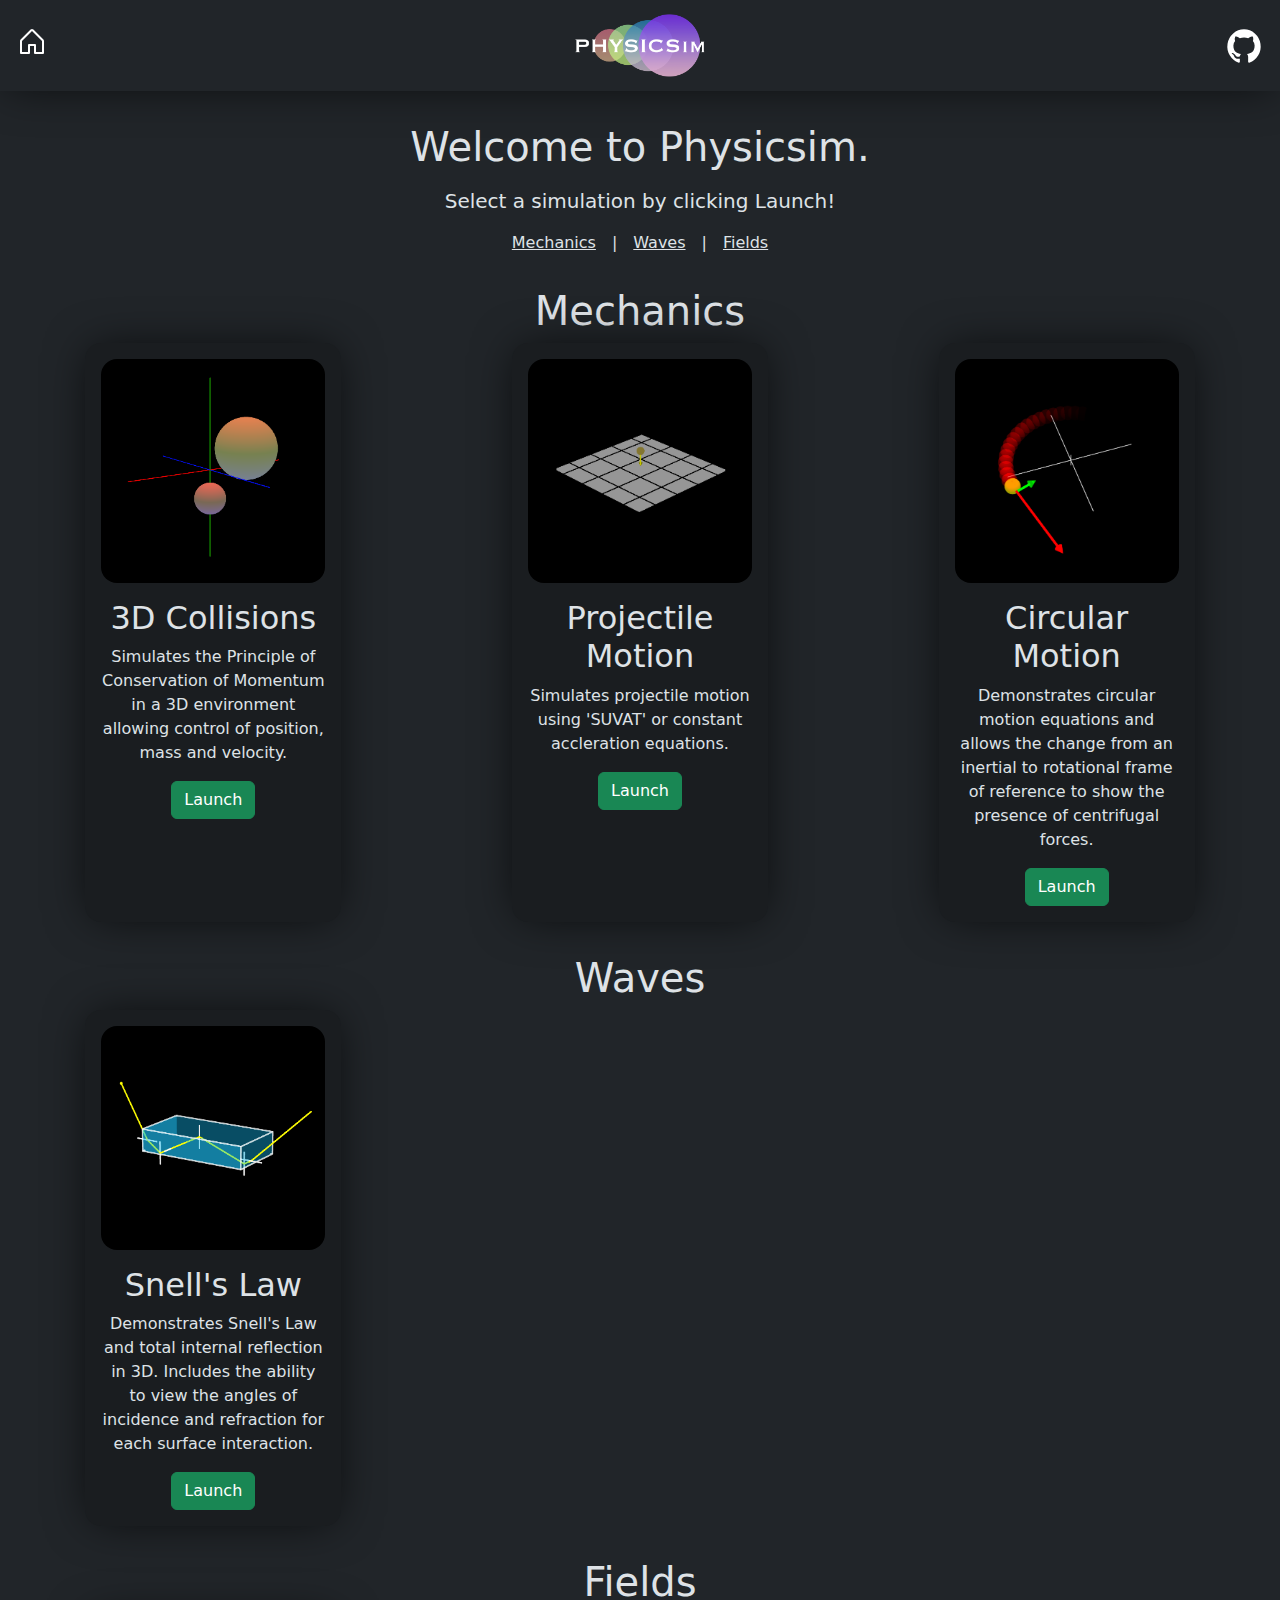
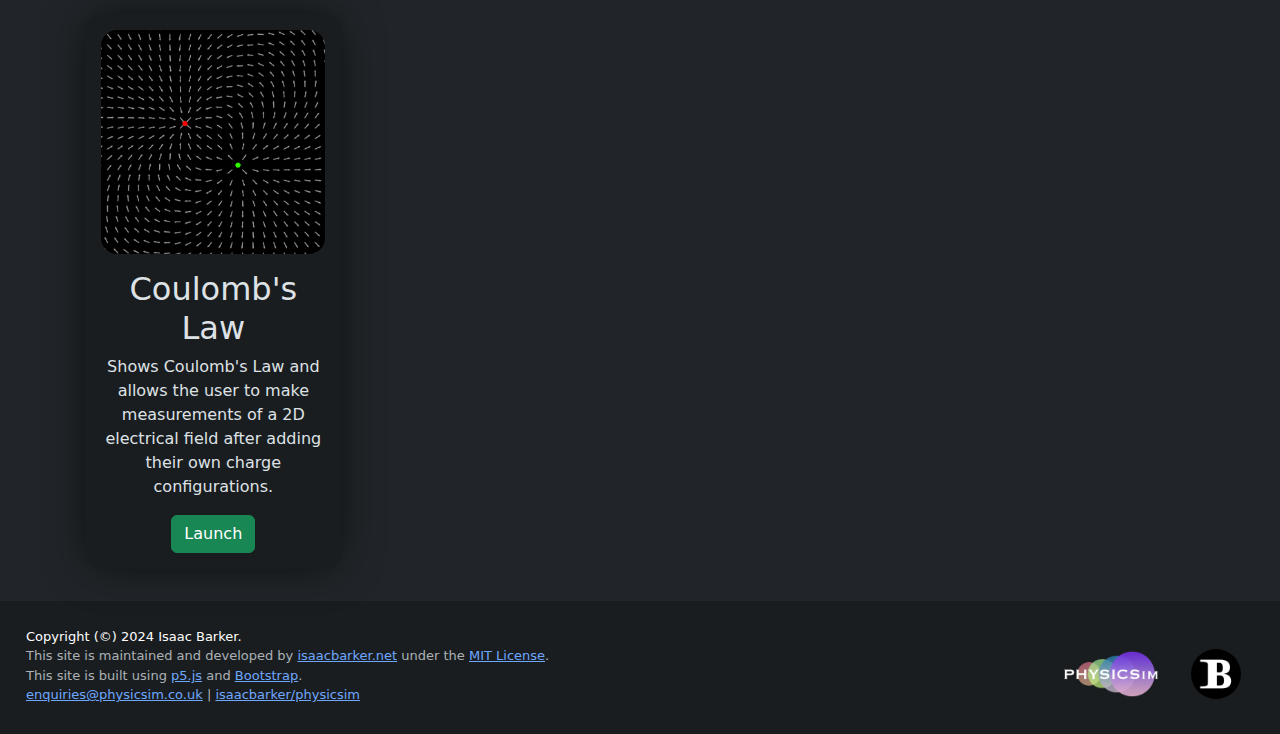
<file: index.html>
<!DOCTYPE html>
<html lang="en" data-bs-theme="dark">
  <head>
    <meta name="viewport" content="width=device-width, initial-scale=1" />
    <meta
        name="description"
        content="3D Physicics simulations made using p5js. Simulate collisions, Snell's Law and projectile motion using SUVAT equations. Simulations in some cases also include downloadable data which can be manipulated further in spreadsheet software."
    />
    <link href="https://cdn.jsdelivr.net/npm/bootstrap@5.3.3/dist/css/bootstrap.min.css" rel="stylesheet" integrity="sha384-QWTKZyjpPEjISv5WaRU9OFeRpok6YctnYmDr5pNlyT2bRjXh0JMhjY6hW+ALEwIH" crossorigin="anonymous">
    <link rel="stylesheet" type="text/css" href="../style.css">
    <meta charset="utf-8" />
    <link rel="icon" href="../imgs/favicon.ico">
    <title>Physicsim</title>
  </head>
  <body>
    <div class="ps-header__wrapper">
        <a href="/">
            <img class="ps-header__img" src="../imgs/dark-transparent.png">
        </a>
        <a href="https://github.com/isaacbarker/physicsim" target="_blank" class="ps-header__git">
            <svg class="w-6 h-6 text-gray-800 dark:text-white" aria-hidden="true" xmlns="http://www.w3.org/2000/svg" width="40px" height="40px" fill="#fff" viewBox="0 0 24 24">
                <path fill-rule="evenodd" d="M12.006 2a9.847 9.847 0 0 0-6.484 2.44 10.32 10.32 0 0 0-3.393 6.17 10.48 10.48 0 0 0 1.317 6.955 10.045 10.045 0 0 0 5.4 4.418c.504.095.683-.223.683-.494 0-.245-.01-1.052-.014-1.908-2.78.62-3.366-1.21-3.366-1.21a2.711 2.711 0 0 0-1.11-1.5c-.907-.637.07-.621.07-.621.317.044.62.163.885.346.266.183.487.426.647.71.135.253.318.476.538.655a2.079 2.079 0 0 0 2.37.196c.045-.52.27-1.006.635-1.37-2.219-.259-4.554-1.138-4.554-5.07a4.022 4.022 0 0 1 1.031-2.75 3.77 3.77 0 0 1 .096-2.713s.839-.275 2.749 1.05a9.26 9.26 0 0 1 5.004 0c1.906-1.325 2.74-1.05 2.74-1.05.37.858.406 1.828.101 2.713a4.017 4.017 0 0 1 1.029 2.75c0 3.939-2.339 4.805-4.564 5.058a2.471 2.471 0 0 1 .679 1.897c0 1.372-.012 2.477-.012 2.814 0 .272.18.592.687.492a10.05 10.05 0 0 0 5.388-4.421 10.473 10.473 0 0 0 1.313-6.948 10.32 10.32 0 0 0-3.39-6.165A9.847 9.847 0 0 0 12.007 2Z" clip-rule="evenodd"/>
            </svg>   
        </a>
        <a href="/" class="ps-header__home">
            <svg xmlns="http://www.w3.org/2000/svg" width="32" height="32" fill="#fff" viewBox="0 0 256 256"><path d="M219.31,108.68l-80-80a16,16,0,0,0-22.62,0l-80,80A15.87,15.87,0,0,0,32,120v96a8,8,0,0,0,8,8h64a8,8,0,0,0,8-8V160h32v56a8,8,0,0,0,8,8h64a8,8,0,0,0,8-8V120A15.87,15.87,0,0,0,219.31,108.68ZM208,208H160V152a8,8,0,0,0-8-8H104a8,8,0,0,0-8,8v56H48V120l80-80,80,80Z"></path></svg>
        </a>
    </div>
    <div class="welcome-msg">
        <h1 class="welcome-msg__title">Welcome to Physicsim.</h1>
        <h5 class="welcome-msg__description">
            Select a simulation by clicking Launch!
        </h5>
        <p class="welcome-msg-nav">
            <a class="welcome-msg-link" onclick="document.getElementById('mechanics').scrollIntoView()">Mechanics</a>|<a class="welcome-msg-link" onclick="document.getElementById('waves').scrollIntoView()">Waves</a>|<a class="welcome-msg-link" onclick="document.getElementById('fields').scrollIntoView()">Fields</a>
        </p>
    </div>
    <h1 class="grid-header" id="mechanics">Mechanics</h1>
    <div class="grid-container">
        <div class="grid-item-wrapper">
            <div class="grid-item">
                <img class="grid-item__img" src="imgs/collisions-screenshot.png" alt="3d collisions simulator">
                <h2 class="grid-item__title">3D Collisions</h2>
                <p class="grid-item__description">Simulates the Principle of Conservation of Momentum in a 3D environment allowing control of position, mass and velocity.</p>
                <a class="btn btn-success" href="/collisions/" role="button">Launch</a>
            </div>
        </div>
        <div class="grid-item-wrapper">
            <div class="grid-item">
                <img class="grid-item__img" src="imgs/projectiles-screenshot.png" alt="projectile motion simulator">
                <h2 class="grid-item__title">Projectile Motion</h2>
                <p class="grid-item__description">Simulates projectile motion using 'SUVAT' or constant accleration equations.</p>
                <a class="btn btn-success" href="/projectile-motion/" role="button">Launch</a>
            </div>
        </div>
        <div class="grid-item-wrapper">
            <div class="grid-item">
                <img class="grid-item__img" src="imgs/circular-motion-screenshot.png" alt="circular motion simulator">
                <h2 class="grid-item__title">Circular Motion</h2>
                <p class="grid-item__description">Demonstrates circular motion equations and allows the change from an inertial to rotational frame of reference to show the presence of centrifugal forces.</p>
                <a class="btn btn-success" href="/circular-motion/" role="button">Launch</a>
            </div>
        </div>
    </div>
    <h1 class="grid-header" id="waves">Waves</h1>
    <div class="grid-container">
        <div class="grid-item-wrapper">
            <div class="grid-item">
                <img class="grid-item__img" src="imgs/snellslaw-screenshot.png" alt="snell's law simulator">
                <h2 class="grid-item__title">Snell's Law</h2>
                <p class="grid-item__description">Demonstrates Snell's Law and total internal reflection in 3D. Includes the ability to view the angles of incidence and refraction for each surface interaction.</p>
                <a class="btn btn-success" href="/snells-law/" role="button">Launch</a>
            </div>
        </div>
    </div>
    <h1 class="grid-header" id="fields">Fields</h1>
    <div class="grid-container">
        <div class="grid-item-wrapper">
            <div class="grid-item">
                <img class="grid-item__img" src="imgs/electric-screenshot.png" alt="snell's law simulator">
                <h2 class="grid-item__title">Coulomb's Law</h2>
                <p class="grid-item__description">Shows Coulomb's Law and allows the user to make measurements of a 2D electrical field after adding their own charge configurations.</p>
                <a class="btn btn-success" href="/electric-fields/" role="button">Launch</a>
            </div>
        </div>
    </div>
    <div class="footer__wrapper">
        <div class="footer__container">
            <p class="footer__txt--emphasis">
                Copyright (&copy) 2024 Isaac Barker.
            </p>
            <p class="footer__txt--light">
                This site is maintained and developed by <a class="footer__link" target="_blank" href="https://www.isaacbarker.net">isaacbarker.net</a> under the <a class="footer__link" target="_blank" href="https://github.com/isaacbarker/physicsim/blob/main/LICENSE">MIT License</a>.
            <br>
                This site is built using <a href="https://p5js.org" target="_blank">p5.js</a> and <a href="https://getbootstrap.com/" target="_blank">Bootstrap</a>.
            <br>
                <a class="footer__link" href="mailto:enquiries@physicsim.co.uk">enquiries@physicsim.co.uk</a> | <a class="footer__link" target="_blank" href="https://github.com/isaacbarker/physicsim">isaacbarker/physicsim</a>
            </p>
        </div>   
        <div class="footer__container">
            <a href="/"><img class="footer__img--physicsim" src="imgs/dark-transparent.png"></a>
            <a href="https://www.isaacbarker.net" target="_"><img class="footer__img--ib-logo" src="imgs/ib-logo.png"></a>
        </div>
    </div>
    <script src="https://cdn.jsdelivr.net/npm/bootstrap@5.3.3/dist/js/bootstrap.bundle.min.js" integrity="sha384-YvpcrYf0tY3lHB60NNkmXc5s9fDVZLESaAA55NDzOxhy9GkcIdslK1eN7N6jIeHz" crossorigin="anonymous"></script>
  </body>
</html>
</file>
<file: style.css>
body, html {
    margin: 0;
    padding: 0;
    border: 0;
    overflow-x: hidden;
}

.dev-header__wrapper {
    width: 100vw;
    z-index: 100;
    padding: .5em;
    display: flex;
    justify-content: center;
    align-items: center;
    text-align: center;
    background-color: var(--bs-danger);
}

.dev-header__txt {
    padding: 0;
    margin: .5em;
}

.ps-header__wrapper {
    overflow-x: hidden;
    display: flex;
    justify-content: center;
    align-items: center;
    margin-bottom: 2em;
    -webkit-box-shadow: 0px 0px 45px -7px rgba(0,0,0,0.75);
    -moz-box-shadow: 0px 0px 45px -7px rgba(0,0,0,0.75);
    box-shadow: 0px 0px 45px -7px rgba(0,0,0,0.75);
    padding: .5em;
}

.ps-header__img {
    height: 75px;
    width: fit-content;
}

.ps-header__git {
    right: 0;
    position: absolute;
    width: 40px;
    height: 40px;
    margin-right: 1em;
    transition: all 250ms;
}

.ps-header__git:hover {
    transform: scale(110%);
}

.ps-header__home {
    left: 0;
    position: absolute;
    margin-left: 1em;
    height: 40px;
    width: 40px;
    transition: all 250ms;
}

.ps-header__home:hover {
    transform: scale(110%);
}

.footer__wrapper {
    overflow-x: hidden;
    width: 100vw;
    padding: 2em 2em 1em 2em;
    display: flex;
    justify-content: space-between;
    align-items: center;
    font-size: small;
    background-color: var(--bs-dark-bg-subtle);
}

.footer__txt--emphasis {
    color: var(--bs-emphasis-color);
    margin: 0;
    padding: 0;
}

.footer__txt--light {
    color: var(--bs-secondary-color);
}

.footer__img--physicsim {
    width: 100px;
    margin: 0 1em 0 1em;
}

.footer__img--ib-logo {
    width: 50px;
    border-radius: 50%;
    margin: 0 1em 0 1em;
}

.loading-page {
    z-index: 100;
    width: 100vw;
    height: 100vh;
    position: absolute;
    display: flex;
    justify-content: center;
    align-items: center;
    background-color: var(--bs-dark);
}

.loading-page__container {
    display: flex;
    flex-direction: column;
    align-items: center;
    justify-content: center;
    margin-bottom: 1em;
}

.loading-page__logo {
    height: 75px;
    width: auto;
}

.welcome-msg {
    width: 100vw;
    display: flex;
    justify-content: center;
    flex-direction: column;
    align-items: center;
    margin-bottom: 1em;
}

.welcome-msg__description {
    padding: .5em 0 .5em 0;
    text-align: center;
}

.welcome-msg-nav {
    display: flex;
    justify-content: center;
    align-items: center;
}

.welcome-msg-link {
    margin: 0 1em 0 1em;
    color: var(--bs-body);
}

.grid-header {
    width: 100vw;
    text-align: center;
}

.grid-container {
    display: grid;
    grid-template-columns: repeat(3, 1fr);
}

.grid-item-wrapper {
    display: flex;
    justify-content: center;
    align-items: center;
    margin-bottom: 2em;
}

.grid-item {
    width: 20vw;
    height: 100%;
    border-radius: 1em;
    -webkit-box-shadow: 0px 0px 45px -7px rgba(0,0,0,0.75);
    -moz-box-shadow: 0px 0px 45px -7px rgba(0,0,0,0.75);
    box-shadow: 0px 0px 45px -7px rgba(0,0,0,0.75);
    display: flex;
    flex-direction: column;
    align-items: center;
    justify-content: flex-start;
    padding: 1em;
    background-color: var(--bs-dark-bg-subtle);
}

.grid-item__img {
    width: 100%;
    height: auto;
    margin-bottom: 1em;
    border-radius: 1em;
}

.grid-item__title {
    text-align: center;
}

.grid-item__description {
    text-align: center;
}

.wrapper {
    padding-bottom: 1em;
    text-align: center;
}

.sim-wrapper {
    display: flex;
    justify-content: center;
    align-items: center;
    margin-bottom: 1em;
    padding-left: .5em;
    padding-right: .5em;
    text-align: left;
}

.viewport {
    display: flex;
    flex-direction: column;
    justify-content: center;
    align-items: center;
}

.sketch {
    border-radius: 1em;
}

.ctrl__data {
    display: flex;
    justify-content: space-between;
    align-items: center;
    margin-top: 1em;
    padding: 1em;
    background-color: var(--bs-dark-bg-subtle);
    border-radius: 1em;
    max-width: 50vw;
    -webkit-box-shadow: 0px 0px 45px -7px rgba(0,0,0,0.75);
    -moz-box-shadow: 0px 0px 45px -7px rgba(0,0,0,0.75);
    box-shadow: 0px 0px 45px -7px rgba(0,0,0,0.75);
}

.ctrl__data p {
    padding-left: .5em;
    padding-right: .5em;
}

.ctrl {
    display: flex;
    align-items: center;
    justify-content: center;
    text-align: center;
    flex-direction: column;
    margin-top: 1em;
    margin-left: .5em;
    padding: 1em;
    max-width: 30vw;
    min-width: 20vw;
    background-color: var(--bs-dark-bg-subtle);
    border-radius: 1em;
    -webkit-box-shadow: 0px 0px 45px -7px rgba(0,0,0,0.75);
    -moz-box-shadow: 0px 0px 45px -7px rgba(0,0,0,0.75);
    box-shadow: 0px 0px 45px -7px rgba(0,0,0,0.75);
}

.ctrl__form__block--horizontal {
    margin-bottom: 1em;
    display: flex;
    align-items: center;
    justify-content: center;
}


.ctrl__form__block--vertical {
    display: flex;
    margin-bottom: 1em;
    flex-direction: column;
}

.ctrl__form__label {
    margin: 0
}

.ctrl__form__block--horizontal input {
    margin: .5em;
}

.ctrl__form__block--vertical input {
    margin: .5em;
}

.ctrl__btn {
    margin: .5em;
}

.table {
    overflow-x: scroll;
    text-align: center;
    margin: 0;
    padding: 0;
}

.table__btns {
    display: flex;
    text-align: center;
    justify-content: center;
    align-items: center;
}

.table__btn {
    padding: 1em;
}

@media (max-width: 800px) {

    .grid-container {
        grid-template-columns: repeat(2, 1fr);
    }

    .grid-item {
        width: 40vw;
    }

    .wrapper {
        width: 100%;
        overflow-x: scroll;
    }

    .sim-wrapper {
        flex-direction: column;
    }

    .ctrl {
        max-width: 95%;
        margin-left: 0;
    }

    .ctrl__data {
        height: auto;
        display: inline;
        max-width: none;
        width: 100%;
    }

    .footer__wrapper {
        flex-direction: column;
        justify-content: center;
        text-align: center;
        font-size: medium;
    }
}

@media (max-width: 600px) {

    .grid-container {
        grid-template-columns: repeat(1, 1fr);
    }

    .grid-item {
        width: 90vw;
    }

}
</file>
